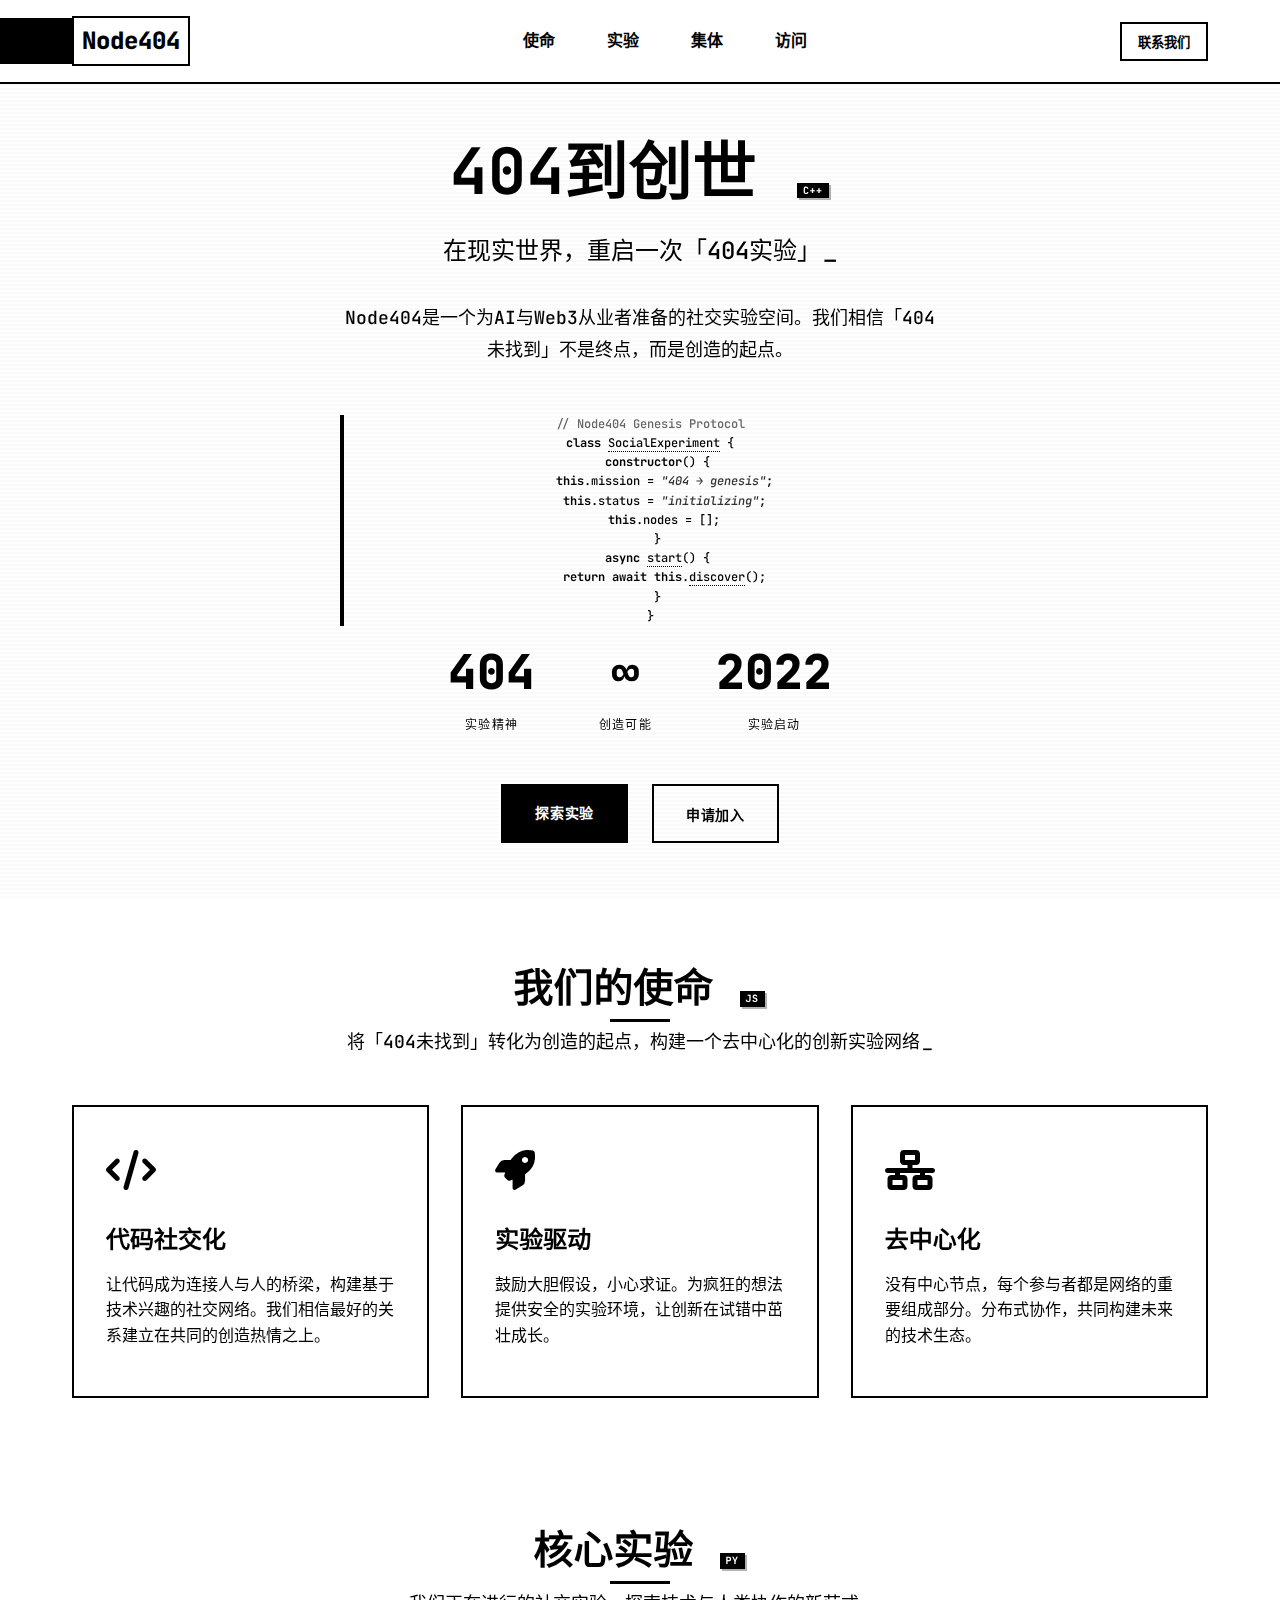
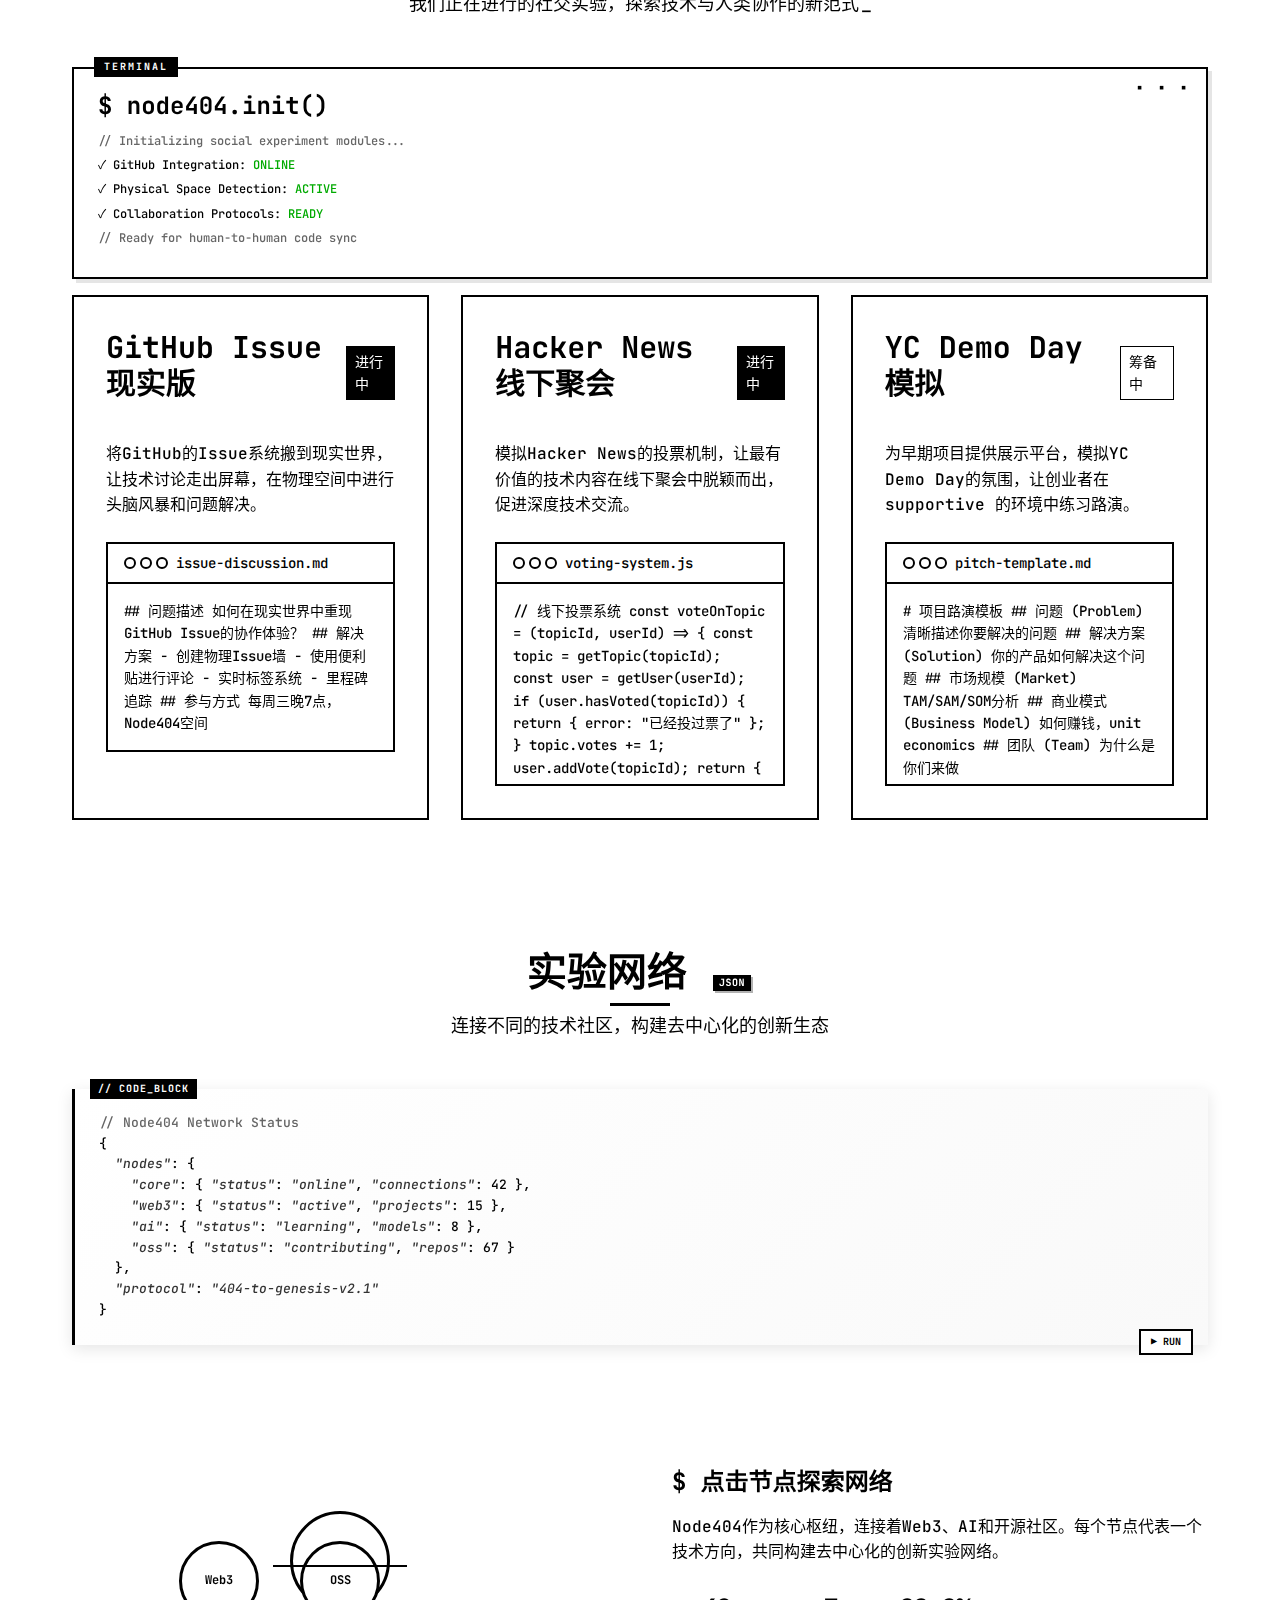
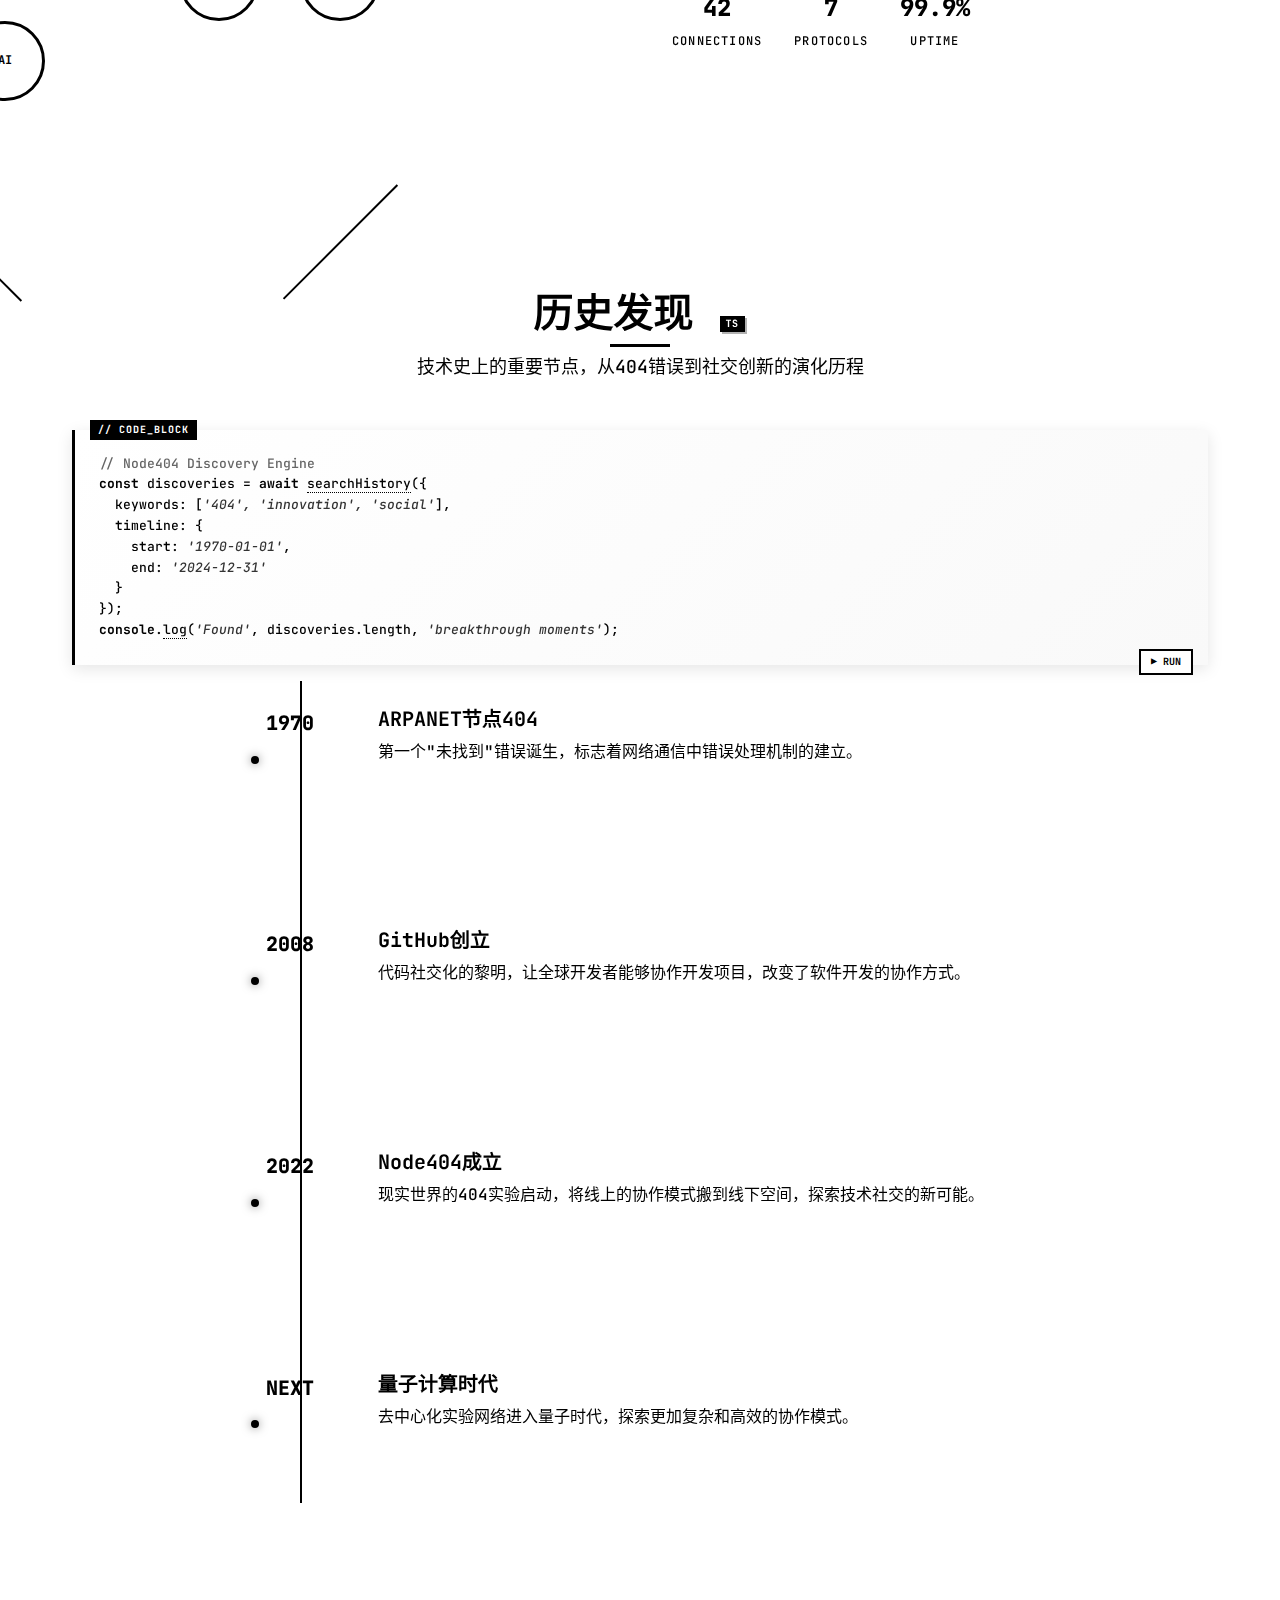
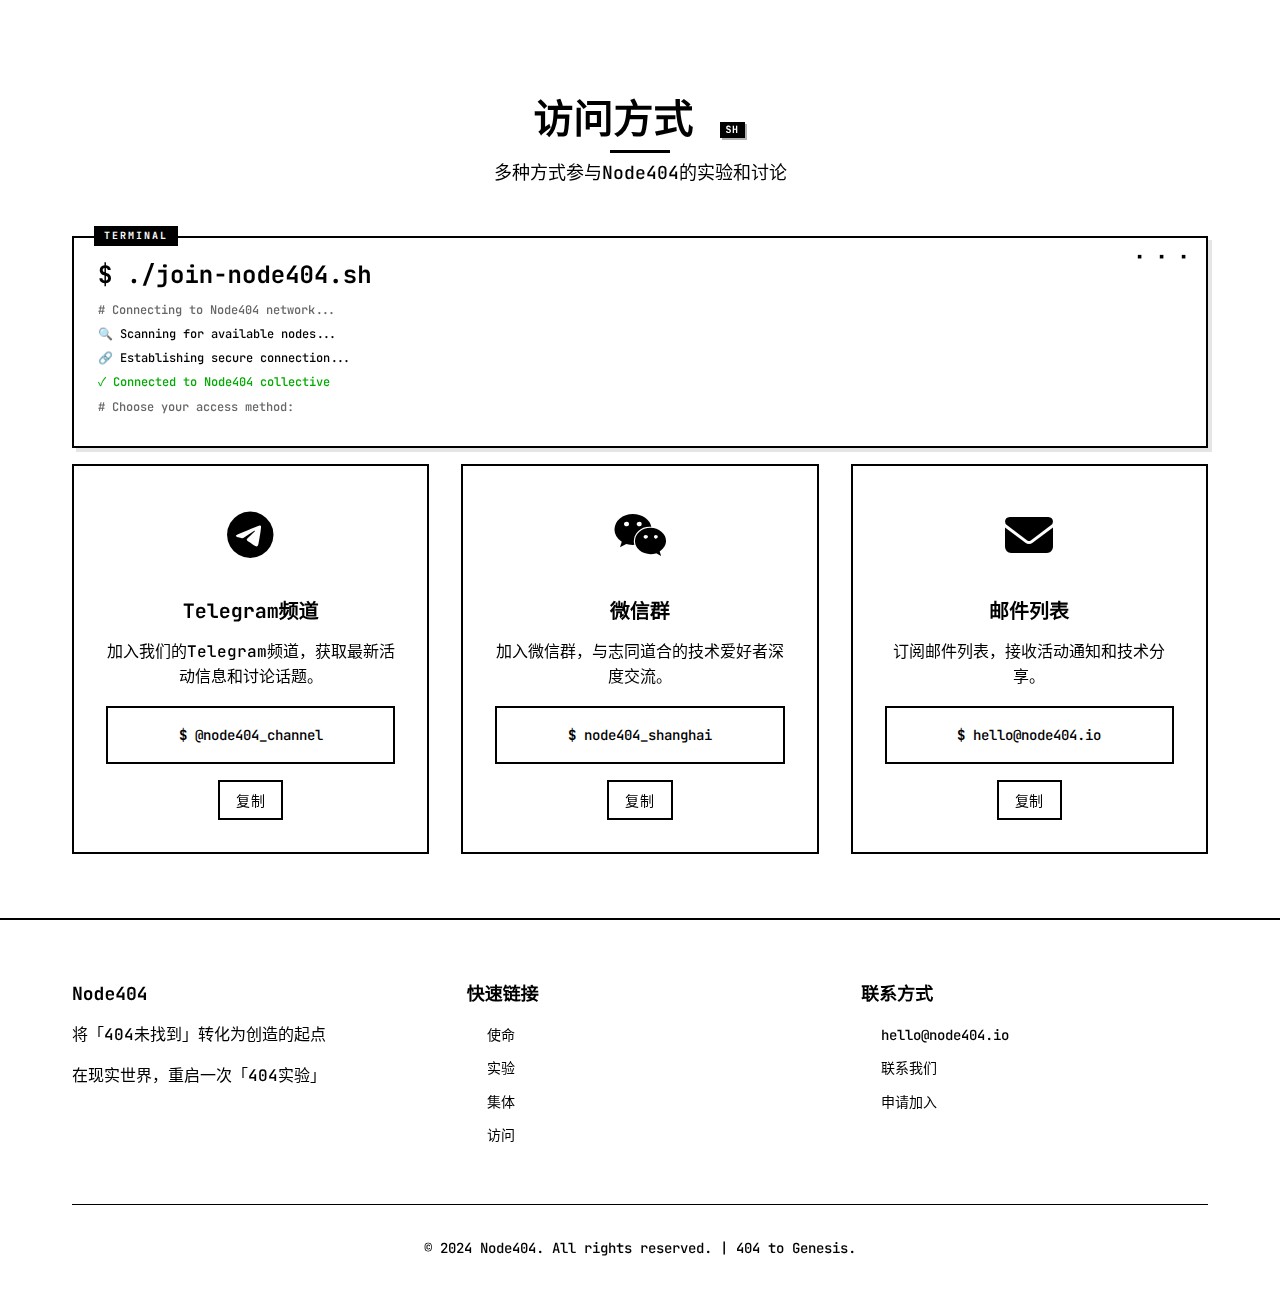
<file: officialwebsite/index.html>
<!DOCTYPE html>
<html lang="zh-CN">
<head>
    <meta charset="UTF-8">
    <meta name="viewport" content="width=device-width, initial-scale=1.0">
    <title>Node404 - 404到创世</title>
    <meta name="description" content="Node404：在现实世界，重启一次“404实验”。一个为AI与Web3从业者准备的社交实验空间。">
    <link rel="stylesheet" href="styles.css">
    <link rel="preconnect" href="https://fonts.googleapis.com">
    <link rel="preconnect" href="https://fonts.gstatic.com" crossorigin>
    <link href="https://fonts.googleapis.com/css2?family=JetBrains+Mono:wght@400;500;600;700;800&display=swap" rel="stylesheet">
    <link rel="stylesheet" href="https://cdnjs.cloudflare.com/ajax/libs/font-awesome/6.4.0/css/all.min.css">
</head>
<body>
    <!-- Navigation -->
    <nav class="navbar" id="navbar">
        <div class="nav-container">
            <div class="nav-logo">
                <a href="#" class="logo-text">Node404</a>
            </div>
            <div class="nav-links">
                <a href="#mission" class="nav-link">使命</a>
                <a href="#experiments" class="nav-link">实验</a>
                <a href="#collective" class="nav-link">集体</a>
                <a href="#access" class="nav-link">访问</a>
            </div>
            <div class="nav-actions">
                <button class="nav-cta" data-modal-target="contact-modal">联系我们</button>
            </div>
        </div>
    </nav>

    <!-- Hero Section -->
    <section class="hero" id="home">
        <div class="hero-content">
            <h1 class="hero-title glitch-text">404到创世 <span class="lang-icon">C++</span></h1>
            <p class="hero-subtitle terminal-text">在现实世界，重启一次「404实验」</p>
            <p class="hero-description">
                Node404是一个为AI与Web3从业者准备的社交实验空间。我们相信「404未找到」不是终点，而是创造的起点。
            </p>
            
            <!-- Hero Code Block -->
            <div class="code-execution">
                <p style="font-family: var(--font-mono); font-size: 12px; margin: 0; line-height: 1.6;">
                    <span style="color: #666;">// Node404 Genesis Protocol</span><br>
                    <span style="color: #000; font-weight: bold;">class</span> <span style="border-bottom: 1px dotted #000;">SocialExperiment</span> {<br>
                    &nbsp;&nbsp;<span style="color: #000; font-weight: bold;">constructor</span>() {<br>
                    &nbsp;&nbsp;&nbsp;&nbsp;<span style="color: #000; font-weight: bold;">this</span>.mission = <span style="color: #333; font-style: italic;">"404 → genesis"</span>;<br>
                    &nbsp;&nbsp;&nbsp;&nbsp;<span style="color: #000; font-weight: bold;">this</span>.status = <span style="color: #333; font-style: italic;">"initializing"</span>;<br>
                    &nbsp;&nbsp;&nbsp;&nbsp;<span style="color: #000; font-weight: bold;">this</span>.nodes = [];<br>
                    &nbsp;&nbsp;}<br>
                    &nbsp;&nbsp;<span style="color: #000; font-weight: bold;">async</span> <span style="border-bottom: 1px dotted #000;">start</span>() {<br>
                    &nbsp;&nbsp;&nbsp;&nbsp;<span style="color: #000; font-weight: bold;">return</span> <span style="color: #000; font-weight: bold;">await</span> <span style="color: #000; font-weight: bold;">this</span>.<span style="border-bottom: 1px dotted #000;">discover</span>();<br>
                    &nbsp;&nbsp;}<br>
                    }
                </p>
            </div>
            <div class="hero-stats">
                <div class="stat-item">
                    <span class="stat-number">404</span>
                    <span class="stat-label">实验精神</span>
                </div>
                <div class="stat-item">
                    <span class="stat-number">∞</span>
                    <span class="stat-label">创造可能</span>
                </div>
                <div class="stat-item">
                    <span class="stat-number">2022</span>
                    <span class="stat-label">实验启动</span>
                </div>
            </div>
            <div class="hero-actions">
                <a href="#experiments" class="btn btn-primary">探索实验</a>
                <button class="btn btn-secondary" data-modal-target="apply-modal">申请加入</button>
            </div>
        </div>
    </section>

    <!-- Mission Section -->
    <section class="mission section" id="mission">
        <div class="container">
            <div class="section-title">
                <h2 class="glitch-text">我们的使命 <span class="lang-icon">JS</span></h2>
                <p class="terminal-text">将「404未找到」转化为创造的起点，构建一个去中心化的创新实验网络</p>
            </div>
            <div class="mission-grid">
                <div class="mission-card">
                    <div class="mission-icon">
                        <i class="fas fa-code"></i>
                    </div>
                    <h3 class="mission-title">代码社交化</h3>
                    <p>让代码成为连接人与人的桥梁，构建基于技术兴趣的社交网络。我们相信最好的关系建立在共同的创造热情之上。</p>
                </div>
                <div class="mission-card">
                    <div class="mission-icon">
                        <i class="fas fa-rocket"></i>
                    </div>
                    <h3 class="mission-title">实验驱动</h3>
                    <p>鼓励大胆假设，小心求证。为疯狂的想法提供安全的实验环境，让创新在试错中茁壮成长。</p>
                </div>
                <div class="mission-card">
                    <div class="mission-icon">
                        <i class="fas fa-network-wired"></i>
                    </div>
                    <h3 class="mission-title">去中心化</h3>
                    <p>没有中心节点，每个参与者都是网络的重要组成部分。分布式协作，共同构建未来的技术生态。</p>
                </div>
            </div>
        </div>
    </section>

    <!-- Experiments Section -->
    <section class="experiments section" id="experiments">
        <div class="container">
            <div class="section-title">
                <h2 class="glitch-text">核心实验 <span class="lang-icon">PY</span></h2>
                <p class="terminal-text">我们正在进行的社交实验，探索技术与人类协作的新范式</p>
            </div>
            
            <!-- Terminal Style Code Block -->
            <div class="terminal-container">
                <h4 style="font-family: var(--font-mono); margin-bottom: 10px;">$ node404.init()</h4>
                <p style="font-family: var(--font-mono); font-size: 12px; margin: 5px 0; color: #666;">// Initializing social experiment modules...</p>
                <p style="font-family: var(--font-mono); font-size: 12px; margin: 5px 0;">✓ GitHub Integration: <span style="color: #0a0;">ONLINE</span></p>
                <p style="font-family: var(--font-mono); font-size: 12px; margin: 5px 0;">✓ Physical Space Detection: <span style="color: #0a0;">ACTIVE</span></p>
                <p style="font-family: var(--font-mono); font-size: 12px; margin: 5px 0;">✓ Collaboration Protocols: <span style="color: #0a0;">READY</span></p>
                <p style="font-family: var(--font-mono); font-size: 12px; margin: 5px 0; color: #666;">// Ready for human-to-human code sync</p>
            </div>
            <div class="experiments-grid">
                <div class="experiment-card">
                    <div class="experiment-header">
                        <h3>GitHub Issue 现实版</h3>
                        <span class="experiment-status active">进行中</span>
                    </div>
                    <p>将GitHub的Issue系统搬到现实世界，让技术讨论走出屏幕，在物理空间中进行头脑风暴和问题解决。</p>
                    <div class="code-window">
                        <div class="code-header">
                            <div class="code-dots">
                                <div class="code-dot"></div>
                                <div class="code-dot"></div>
                                <div class="code-dot"></div>
                            </div>
                            <span>issue-discussion.md</span>
                        </div>
                        <div class="code-content">
## 问题描述
如何在现实世界中重现GitHub Issue的协作体验？

## 解决方案
- 创建物理Issue墙
- 使用便利贴进行评论
- 实时标签系统
- 里程碑追踪

## 参与方式
每周三晚7点，Node404空间
                        </div>
                    </div>
                </div>
                <div class="experiment-card">
                    <div class="experiment-header">
                        <h3>Hacker News 线下聚会</h3>
                        <span class="experiment-status active">进行中</span>
                    </div>
                    <p>模拟Hacker News的投票机制，让最有价值的技术内容在线下聚会中脱颖而出，促进深度技术交流。</p>
                    <div class="code-window">
                        <div class="code-header">
                            <div class="code-dots">
                                <div class="code-dot"></div>
                                <div class="code-dot"></div>
                                <div class="code-dot"></div>
                            </div>
                            <span>voting-system.js</span>
                        </div>
                        <div class="code-content">
// 线下投票系统
const voteOnTopic = (topicId, userId) => {
  const topic = getTopic(topicId);
  const user = getUser(userId);
  
  if (user.hasVoted(topicId)) {
    return { error: "已经投过票了" };
  }
  
  topic.votes += 1;
  user.addVote(topicId);
  
  return { success: true, newScore: topic.votes };
};
                        </div>
                    </div>
                </div>
                <div class="experiment-card">
                    <div class="experiment-header">
                        <h3>YC Demo Day 模拟</h3>
                        <span class="experiment-status">筹备中</span>
                    </div>
                    <p>为早期项目提供展示平台，模拟YC Demo Day的氛围，让创业者在 supportive 的环境中练习路演。</p>
                    <div class="code-window">
                        <div class="code-header">
                            <div class="code-dots">
                                <div class="code-dot"></div>
                                <div class="code-dot"></div>
                                <div class="code-dot"></div>
                            </div>
                            <span>pitch-template.md</span>
                        </div>
                        <div class="code-content">
# 项目路演模板

## 问题 (Problem)
清晰描述你要解决的问题

## 解决方案 (Solution)
你的产品如何解决这个问题

## 市场规模 (Market)
TAM/SAM/SOM分析

## 商业模式 (Business Model)
如何赚钱，unit economics

## 团队 (Team)
为什么是你们来做
                        </div>
                    </div>
                </div>
            </div>
        </div>
    </section>

    <!-- Network Section -->
    <section class="network section" id="collective">
        <div class="container">
            <div class="section-title">
                <h2>实验网络 <span class="lang-icon">JSON</span></h2>
                <p>连接不同的技术社区，构建去中心化的创新生态</p>
            </div>
            
            <!-- Network Status Code -->
            <div class="code-decoration">
                <p style="font-family: var(--font-mono); font-size: 13px; margin: 0; line-height: 1.6;">
                    <span style="color: #666;">// Node404 Network Status</span><br>
                    {<br>
                    &nbsp;&nbsp;<span style="color: #333; font-style: italic;">"nodes"</span>: {<br>
                    &nbsp;&nbsp;&nbsp;&nbsp;<span style="color: #333; font-style: italic;">"core"</span>: { <span style="color: #333; font-style: italic;">"status"</span>: <span style="color: #333; font-style: italic;">"online"</span>, <span style="color: #333; font-style: italic;">"connections"</span>: 42 },<br>
                    &nbsp;&nbsp;&nbsp;&nbsp;<span style="color: #333; font-style: italic;">"web3"</span>: { <span style="color: #333; font-style: italic;">"status"</span>: <span style="color: #333; font-style: italic;">"active"</span>, <span style="color: #333; font-style: italic;">"projects"</span>: 15 },<br>
                    &nbsp;&nbsp;&nbsp;&nbsp;<span style="color: #333; font-style: italic;">"ai"</span>: { <span style="color: #333; font-style: italic;">"status"</span>: <span style="color: #333; font-style: italic;">"learning"</span>, <span style="color: #333; font-style: italic;">"models"</span>: 8 },<br>
                    &nbsp;&nbsp;&nbsp;&nbsp;<span style="color: #333; font-style: italic;">"oss"</span>: { <span style="color: #333; font-style: italic;">"status"</span>: <span style="color: #333; font-style: italic;">"contributing"</span>, <span style="color: #333; font-style: italic;">"repos"</span>: 67 }<br>
                    &nbsp;&nbsp;},<br>
                    &nbsp;&nbsp;<span style="color: #333; font-style: italic;">"protocol"</span>: <span style="color: #333; font-style: italic;">"404-to-genesis-v2.1"</span><br>
                    }
                </p>
            </div>
            <div class="network-container">
                <div class="network-nodes">
                    <div class="node" id="central-node">Core</div>
                    <div class="node" id="web3-node">Web3</div>
                    <div class="node" id="ai-node">AI</div>
                    <div class="node" id="oss-node">OSS</div>
                    <div class="connection connection-1"></div>
                    <div class="connection connection-2"></div>
                    <div class="connection connection-3"></div>
                </div>
                <div class="network-info">
                    <div class="network-info-content">
                        <h3>点击节点探索网络</h3>
                        <p>Node404作为核心枢纽，连接着Web3、AI和开源社区。每个节点代表一个技术方向，共同构建去中心化的创新实验网络。</p>
                        <div class="node-stats">
                            <div class="stat">
                                <span class="stat-value">42</span>
                                <span class="stat-label">CONNECTIONS</span>
                            </div>
                            <div class="stat">
                                <span class="stat-value">7</span>
                                <span class="stat-label">PROTOCOLS</span>
                            </div>
                            <div class="stat">
                                <span class="stat-value">99.9%</span>
                                <span class="stat-label">UPTIME</span>
                            </div>
                        </div>
                    </div>
                </div>
            </div>
        </div>
    </section>

    <!-- Discovery Section -->
    <section class="discovery section">
        <div class="container">
            <div class="section-title">
                <h2>历史发现 <span class="lang-icon">TS</span></h2>
                <p>技术史上的重要节点，从404错误到社交创新的演化历程</p>
            </div>
            
            <!-- Code Execution Block -->
            <div class="code-decoration">
                <p style="font-family: var(--font-mono); font-size: 13px; margin: 0; line-height: 1.6;">
                    <span style="color: #666;">// Node404 Discovery Engine</span><br>
                    <span style="color: #000; font-weight: bold;">const</span> discoveries = <span style="color: #000; font-weight: bold;">await</span> <span style="border-bottom: 1px dotted #000;">searchHistory</span>({<br>
                    &nbsp;&nbsp;keywords: [<span style="color: #333; font-style: italic;">'404', 'innovation', 'social'</span>],<br>
                    &nbsp;&nbsp;timeline: {<br>
                    &nbsp;&nbsp;&nbsp;&nbsp;start: <span style="color: #333; font-style: italic;">'1970-01-01'</span>,<br>
                    &nbsp;&nbsp;&nbsp;&nbsp;end: <span style="color: #333; font-style: italic;">'2024-12-31'</span><br>
                    &nbsp;&nbsp;}<br>
                    });<br>
                    <span style="color: #000; font-weight: bold;">console</span>.<span style="border-bottom: 1px dotted #000;">log</span>(<span style="color: #333; font-style: italic;">'Found'</span>, discoveries.length, <span style="color: #333; font-style: italic;">'breakthrough moments'</span>);
                </p>
            </div>
            <div class="discovery-timeline">
                <div class="discovery-item" data-year="1970">
                    <div class="discovery-year">1970</div>
                    <div class="discovery-content">
                        <h3>ARPANET节点404</h3>
                        <p>第一个"未找到"错误诞生，标志着网络通信中错误处理机制的建立。</p>
                        <div class="discovery-secret">
                            ARPANET节点404：第一个"未找到"错误诞生 - 这是网络历史上第一个404错误，从此"404 Not Found"成为互联网文化的一部分。
                        </div>
                    </div>
                </div>
                <div class="discovery-item" data-year="2008">
                    <div class="discovery-year">2008</div>
                    <div class="discovery-content">
                        <h3>GitHub创立</h3>
                        <p>代码社交化的黎明，让全球开发者能够协作开发项目，改变了软件开发的协作方式。</p>
                        <div class="discovery-secret">
                            GitHub创立：代码社交化的黎明 - "Social coding"概念诞生，pull request成为新的协作方式，开源文化进入新纪元。
                        </div>
                    </div>
                </div>
                <div class="discovery-item" data-year="2022">
                    <div class="discovery-year">2022</div>
                    <div class="discovery-content">
                        <h3>Node404成立</h3>
                        <p>现实世界的404实验启动，将线上的协作模式搬到线下空间，探索技术社交的新可能。</p>
                        <div class="discovery-secret">
                            Node404成立：现实世界的404实验启动 - "404 to genesis"理念诞生，将虚拟世界的协作模式实体化，创造全新的技术社交体验。
                        </div>
                    </div>
                </div>
                <div class="discovery-item" data-year="NEXT">
                    <div class="discovery-year">NEXT</div>
                    <div class="discovery-content">
                        <h3>量子计算时代</h3>
                        <p>去中心化实验网络进入量子时代，探索更加复杂和高效的协作模式。</p>
                        <div class="discovery-secret">
                            量子计算时代的去中心化实验网络 - 利用量子纠缠原理构建超高速、超安全的分布式协作网络，实现真正意义上的"瞬间同步"。
                        </div>
                    </div>
                </div>
            </div>
        </div>
    </section>

    <!-- Access Section -->
    <section class="access section" id="access">
        <div class="container">
            <div class="section-title">
                <h2>访问方式 <span class="lang-icon">SH</span></h2>
                <p>多种方式参与Node404的实验和讨论</p>
            </div>
            
            <!-- Terminal Access Code -->
            <div class="terminal-container">
                <h4 style="font-family: var(--font-mono); margin-bottom: 10px;">$ ./join-node404.sh</h4>
                <p style="font-family: var(--font-mono); font-size: 12px; margin: 5px 0; color: #666;"># Connecting to Node404 network...</p>
                <p style="font-family: var(--font-mono); font-size: 12px; margin: 5px 0;">🔍 Scanning for available nodes...</p>
                <p style="font-family: var(--font-mono); font-size: 12px; margin: 5px 0;">🔗 Establishing secure connection...</p>
                <p style="font-family: var(--font-mono); font-size: 12px; margin: 5px 0; color: #0a0;">✓ Connected to Node404 collective</p>
                <p style="font-family: var(--font-mono); font-size: 12px; margin: 5px 0; color: #666;"># Choose your access method:</p>
            </div>
            <div class="access-methods">
                <div class="access-card">
                    <div class="access-icon">
                        <i class="fab fa-telegram"></i>
                    </div>
                    <h3 class="access-title">Telegram频道</h3>
                    <p>加入我们的Telegram频道，获取最新活动信息和讨论话题。</p>
                    <div class="contact-code" id="telegram-code">@node404_channel</div>
                    <button class="copy-btn" data-target="telegram-code">复制</button>
                </div>
                <div class="access-card">
                    <div class="access-icon">
                        <i class="fab fa-weixin"></i>
                    </div>
                    <h3 class="access-title">微信群</h3>
                    <p>加入微信群，与志同道合的技术爱好者深度交流。</p>
                    <div class="contact-code" id="wechat-code">node404_shanghai</div>
                    <button class="copy-btn" data-target="wechat-code">复制</button>
                </div>
                <div class="access-card">
                    <div class="access-icon">
                        <i class="fas fa-envelope"></i>
                    </div>
                    <h3 class="access-title">邮件列表</h3>
                    <p>订阅邮件列表，接收活动通知和技术分享。</p>
                    <div class="contact-code" id="email-code">hello@node404.io</div>
                    <button class="copy-btn" data-target="email-code">复制</button>
                </div>
            </div>
        </div>
    </section>

    <!-- Footer -->
    <footer class="footer">
        <div class="container">
            <div class="footer-content">
                <div class="footer-section">
                    <h3>Node404</h3>
                    <p>将「404未找到」转化为创造的起点</p>
                    <p class="text-muted">在现实世界，重启一次「404实验」</p>
                </div>
                <div class="footer-section">
                    <h3>快速链接</h3>
                    <ul class="footer-links">
                        <li><a href="#mission">使命</a></li>
                        <li><a href="#experiments">实验</a></li>
                        <li><a href="#collective">集体</a></li>
                        <li><a href="#access">访问</a></li>
                    </ul>
                </div>
                <div class="footer-section">
                    <h3>联系方式</h3>
                    <ul class="footer-links">
                        <li><a href="mailto:hello@node404.io">hello@node404.io</a></li>
                        <li><a href="#" data-modal-target="contact-modal">联系我们</a></li>
                        <li><a href="#" data-modal-target="apply-modal">申请加入</a></li>
                    </ul>
                </div>
            </div>
            <div class="footer-bottom">
                <p>&copy; 2024 Node404. All rights reserved. | 404 to Genesis.</p>
            </div>
        </div>
    </footer>

    <!-- Contact Modal -->
    <div class="modal" id="contact-modal">
        <div class="modal-content">
            <div class="modal-header">
                <h2 class="modal-title">联系我们</h2>
                <button class="close">&times;</button>
            </div>
            <form id="contact-form">
                <div class="form-group">
                    <label for="contact-name">姓名</label>
                    <input type="text" id="contact-name" name="name" required>
                </div>
                <div class="form-group">
                    <label for="contact-email">邮箱</label>
                    <input type="email" id="contact-email" name="email" required>
                </div>
                <div class="form-group">
                    <label for="contact-message">留言</label>
                    <textarea id="contact-message" name="message" rows="4" required></textarea>
                </div>
                <div class="form-actions">
                    <button type="button" class="btn btn-secondary close">取消</button>
                    <button type="submit" class="btn btn-primary">发送</button>
                </div>
            </form>
        </div>
    </div>

    <!-- Apply Modal -->
    <div class="modal" id="apply-modal">
        <div class="modal-content">
            <div class="modal-header">
                <h2 class="modal-title">申请加入</h2>
                <button class="close">&times;</button>
            </div>
            <form id="apply-form">
                <div class="form-group">
                    <label for="apply-name">姓名</label>
                    <input type="text" id="apply-name" name="name" required>
                </div>
                <div class="form-group">
                    <label for="apply-email">邮箱</label>
                    <input type="email" id="apply-email" name="email" required>
                </div>
                <div class="form-group">
                    <label for="apply-background">技术背景</label>
                    <textarea id="apply-background" name="background" rows="3" placeholder="简单介绍你的技术背景和兴趣方向" required></textarea>
                </div>
                <div class="form-group">
                    <label for="apply-interest">参与兴趣</label>
                    <textarea id="apply-interest" name="interest" rows="3" placeholder="你对哪些实验最感兴趣？希望如何参与？" required></textarea>
                </div>
                <div class="form-actions">
                    <button type="button" class="btn btn-secondary close">取消</button>
                    <button type="submit" class="btn btn-primary">提交申请</button>
                </div>
            </form>
        </div>
    </div>

    <script src="script.js"></script>
</body>
</html>
</file>
<file: officialwebsite/styles.css>
/* ==========================================
   Node404 - Hacker Level Monochrome Style
   Terminal effects, glitches, and mystery elements
   Maintaining black/white配色 but adding cool interactions
   ========================================== */

/* Subtle Binary Pattern Background for Mystery */
body {
  background: #ffffff;
  background-image: 
    radial-gradient(circle at 15% 25%, rgba(0,0,0,0.015) 1px, transparent 1px),
    radial-gradient(circle at 85% 75%, rgba(0,0,0,0.015) 1px, transparent 1px);
  background-size: 35px 35px, 20px 20px;
  animation: subtle-pattern-shift 25s infinite linear;
  position: relative;
}

body::before {
  content: '';
  position: fixed;
  top: 0;
  left: 0;
  width: 100%;
  height: 100%;
  background: repeating-linear-gradient(
    0deg,
    transparent,
    transparent 2px,
    rgba(0,0,0,0.008) 2px,
    rgba(0,0,0,0.008) 4px
  );
  pointer-events: none;
  z-index: 0;
}

@keyframes subtle-pattern-shift {
  0% { background-position: 0 0, 0 0; }
  100% { background-position: 35px 35px, 20px 20px; }
}

/* Enhanced Terminal Cursor Blink */
@keyframes blink {
  0%, 49% { opacity: 1; }
  50%, 100% { opacity: 0; }
}

/* Code Block Decorations */
.code-decoration {
  position: relative;
  border-left: 3px solid #000;
  background: linear-gradient(135deg, #ffffff 0%, #f9f9f9 100%);
  padding: 1.5rem;
  margin: 1rem 0;
  font-family: var(--font-mono);
  box-shadow: 0 4px 15px rgba(0,0,0,0.1);
}

.code-decoration::before {
  content: '// CODE_BLOCK';
  position: absolute;
  top: -10px;
  left: 15px;
  background: #000;
  color: #fff;
  padding: 2px 8px;
  font-size: 10px;
  font-weight: bold;
  letter-spacing: 1px;
}

.code-decoration::after {
  content: '▶ RUN';
  position: absolute;
  bottom: -10px;
  right: 15px;
  background: #fff;
  color: #000;
  border: 2px solid #000;
  padding: 3px 10px;
  font-size: 10px;
  font-weight: bold;
  cursor: pointer;
  transition: all 0.3s ease;
}

.code-decoration:hover::after {
  background: #000;
  color: #fff;
  transform: scale(1.05);
}

/* Mysterious Glow Effects */
@keyframes mystery-glow {
  0%, 100% { 
    box-shadow: 0 0 5px rgba(0,0,0,0.1);
    filter: brightness(1);
  }
  50% { 
    box-shadow: 0 0 15px rgba(0,0,0,0.2);
    filter: brightness(1.05);
  }
}

/* Navigation Pulse Animation */
@keyframes nav-pulse {
  0%, 100% { opacity: 1; }
  50% { opacity: 0.5; }
}

/* Button Mystery Pulse */
@keyframes btn-mystery-pulse {
  0%, 100% { 
    box-shadow: 0 8px 25px rgba(0,0,0,0.15);
  }
  50% { 
    box-shadow: 0 8px 25px rgba(0,0,0,0.25), 0 0 20px rgba(0,0,0,0.1);
  }
}

/* Programming Flow Animation */
@keyframes code-flow {
  0% { 
    transform: translateX(-100%);
    opacity: 0;
  }
  10% {
    opacity: 1;
  }
  90% {
    opacity: 1;
  }
  100% { 
    transform: translateX(100%);
    opacity: 0;
  }
}

/* Function Execution Pulse */
@keyframes function-pulse {
  0% { 
    border-left: 3px solid #000;
    background: rgba(0,0,0,0.02);
  }
  50% { 
    border-left: 3px solid #333;
    background: rgba(0,0,0,0.05);
  }
  100% { 
    border-left: 3px solid #000;
    background: rgba(0,0,0,0.02);
  }
}

/* Matrix Code Rain Effect */
@keyframes matrix-rain {
  0% {
    transform: translateY(-100vh);
    opacity: 0;
  }
  10% {
    opacity: 1;
  }
  90% {
    opacity: 1;
  }
  100% {
    transform: translateY(100vh);
    opacity: 0;
  }
}

/* Floating Code Snippets */
.floating-code {
  animation: code-float 4s ease-in-out infinite;
  box-shadow: 0 4px 20px rgba(0,0,0,0.15) !important;
  border: 1px solid #000 !important;
  background: rgba(255,255,255,0.95) !important;
  backdrop-filter: blur(2px);
}

@keyframes code-float {
  0%, 100% { 
    transform: translateY(0px) rotate(0deg);
    box-shadow: 0 4px 20px rgba(0,0,0,0.15);
  }
  25% { 
    transform: translateY(-10px) rotate(1deg);
    box-shadow: 0 8px 25px rgba(0,0,0,0.2);
  }
  75% { 
    transform: translateY(-5px) rotate(-1deg);
    box-shadow: 0 6px 22px rgba(0,0,0,0.18);
  }
}

/* Code Rain Drops */
.code-rain-drop {
  animation: code-fall 3s linear infinite;
  font-weight: 600 !important;
  text-shadow: 1px 1px 2px rgba(0,0,0,0.1);
}

@keyframes code-fall {
  0% {
    transform: translateY(-50px) rotate(0deg);
    opacity: 0;
  }
  10% {
    opacity: 0.8;
  }
  90% {
    opacity: 0.8;
  }
  100% {
    transform: translateY(calc(100vh + 50px)) rotate(5deg);
    opacity: 0;
  }
}

/* Programming Language Icons */
.lang-icon {
  display: inline-block;
  font-family: 'JetBrains Mono', monospace;
  font-size: 10px;
  background: #000;
  color: #fff;
  padding: 2px 6px;
  border-radius: 0;
  margin: 0 2px;
  font-weight: bold;
  letter-spacing: 0.5px;
  box-shadow: 2px 2px 0 rgba(0,0,0,0.3);
  transition: all 0.2s ease;
}

.lang-icon:hover {
  transform: translate(-1px, -1px);
  box-shadow: 3px 3px 0 rgba(0,0,0,0.3);
}

/* Terminal Style Containers */
.terminal-container {
  border: 2px solid #000;
  background: rgba(255,255,255,0.9);
  padding: 1.5rem;
  margin: 1rem 0;
  position: relative;
  box-shadow: 4px 4px 0 rgba(0,0,0,0.1);
}

.terminal-container::before {
  content: 'TERMINAL';
  position: absolute;
  top: -12px;
  left: 20px;
  background: #000;
  color: #fff;
  padding: 2px 10px;
  font-size: 10px;
  font-weight: bold;
  letter-spacing: 2px;
}

.terminal-container::after {
  content: '▪ ▪ ▪';
  position: absolute;
  top: 10px;
  right: 15px;
  color: #000;
  font-size: 12px;
  letter-spacing: 4px;
}

/* Advanced Code Compilation Effect */
.code-compilation {
  position: relative;
  overflow: hidden;
}

.code-compilation::before {
  content: '';
  position: absolute;
  top: 0;
  left: -100%;
  width: 100%;
  height: 100%;
  background: linear-gradient(90deg, 
    transparent 0%, 
    rgba(0,0,0,0.1) 50%, 
    transparent 100%);
  animation: compile-scan 2s infinite;
}

@keyframes compile-scan {
  0% { left: -100%; }
  100% { left: 100%; }
}

/* Memory Usage Display */
.memory-indicator {
  position: fixed;
  bottom: 20px;
  right: 20px;
  background: rgba(0,0,0,0.9);
  color: #fff;
  padding: 8px 12px;
  font-family: 'JetBrains Mono', monospace;
  font-size: 10px;
  border: 1px solid #000;
  z-index: 1000;
  animation: memory-pulse 3s infinite;
}

.memory-indicator::before {
  content: 'MEM: ';
  color: #0f0;
}

@keyframes memory-pulse {
  0%, 100% { opacity: 0.7; }
  50% { opacity: 1; }
}

/* Advanced Hacker Effects */
.hacker-matrix-bg {
  position: fixed;
  top: 0;
  left: 0;
  width: 100%;
  height: 100%;
  pointer-events: none;
  z-index: -1;
  opacity: 0.02;
  background: 
    repeating-linear-gradient(
      0deg,
      transparent,
      transparent 20px,
      rgba(0,0,0,0.01) 20px,
      rgba(0,0,0,0.01) 21px
    ),
    repeating-linear-gradient(
      90deg,
      transparent,
      transparent 20px,
      rgba(0,0,0,0.01) 20px,
      rgba(0,0,0,0.01) 21px
    );
  animation: matrix-bg-shift 30s infinite linear;
}

@keyframes matrix-bg-shift {
  0% { transform: translate(0, 0); }
  100% { transform: translate(20px, 20px); }
}

/* Code Execution Pulse */
.code-execution {
  animation: execute-pulse 1.5s infinite;
  border-left: 4px solid #000;
  padding-left: 1rem;
  margin: 0.5rem 0;
}

@keyframes execute-pulse {
  0%, 100% { 
    border-left-color: #000;
    background: rgba(0,0,0,0.02);
  }
  50% { 
    border-left-color: #333;
    background: rgba(0,0,0,0.05);
  }
}

/* Syntax Highlighting for Monochrome */
.syntax-keyword { font-weight: bold; text-transform: uppercase; }
.syntax-string { font-style: italic; position: relative; }
.syntax-string::before { content: '"'; }
.syntax-string::after { content: '"'; }
.syntax-comment { color: #666; font-style: italic; }
.syntax-function { border-bottom: 1px dotted #000; }
.syntax-number { font-weight: 600; }

/* Hacker Typing Effect */
.hacker-typing {
  box-shadow: 0 2px 15px rgba(0,0,0,0.2) !important;
  border: 1px solid #000 !important;
  background: rgba(255,255,255,0.98) !important;
  backdrop-filter: blur(3px);
}

/* Code Decryption Effect */
.code-decryption {
  font-family: 'JetBrains Mono', monospace !important;
  background: rgba(0,0,0,0.08) !important;
  border-left: 3px solid #000 !important;
  box-shadow: 2px 2px 10px rgba(0,0,0,0.1) !important;
  letter-spacing: 1px;
  font-weight: 600;
}

/* Matrix Grid Overlay */
.matrix-grid-overlay {
  position: fixed;
  top: 0;
  left: 0;
  width: 100%;
  height: 100%;
  pointer-events: none;
  z-index: 0;
  opacity: 0.03;
  background-image: 
    linear-gradient(rgba(0,0,0,0.1) 1px, transparent 1px),
    linear-gradient(90deg, rgba(0,0,0,0.1) 1px, transparent 1px);
  background-size: 50px 50px;
  animation: matrix-grid-shift 40s infinite linear;
}

@keyframes matrix-grid-shift {
  0% { transform: translate(0, 0); }
  100% { transform: translate(50px, 50px); }
}

/* Quantum Code Particles */
.quantum-particle {
  position: fixed;
  width: 2px;
  height: 2px;
  background: #000;
  border-radius: 50%;
  pointer-events: none;
  z-index: 300;
  animation: quantum-float 8s infinite ease-in-out;
}

@keyframes quantum-float {
  0%, 100% { 
    transform: translateY(0px) scale(1);
    opacity: 0.7;
  }
  25% { 
    transform: translateY(-20px) scale(1.2);
    opacity: 1;
  }
  50% { 
    transform: translateY(-10px) scale(0.8);
    opacity: 0.5;
  }
  75% { 
    transform: translateY(-30px) scale(1.1);
    opacity: 0.9;
  }
}

/* Reset and Base Styles */
* {
  margin: 0;
  padding: 0;
  box-sizing: border-box;
}

:root {
  /* Pure Black and White Only - No Gray */
  --bg-primary: #ffffff;
  --bg-secondary: #ffffff;
  --bg-tertiary: #ffffff;
  --text-primary: #000000;
  --text-secondary: #000000;
  --text-muted: #000000;
  --border-primary: #000000;
  --border-secondary: #000000;
  --accent-primary: #000000;
  --accent-secondary: #000000;
  
  /* Typography */
  --font-mono: 'JetBrains Mono', 'SF Mono', Monaco, 'Cascadia Code', 'Roboto Mono', Consolas, 'Courier New', monospace;
  --font-sans: -apple-system, BlinkMacSystemFont, 'Segoe UI', Roboto, 'Helvetica Neue', Arial, sans-serif;
  
  /* Spacing */
  --space-xs: 0.25rem;
  --space-sm: 0.5rem;
  --space-md: 1rem;
  --space-lg: 1.5rem;
  --space-xl: 2rem;
  --space-2xl: 3rem;
  --space-3xl: 4rem;
  
  /* Layout */
  --max-width: 1200px;
  --border-radius: 0;
  --transition: all 0.3s cubic-bezier(0.4, 0, 0.2, 1);
  
  /* Pure Hacker Effects */
  --glitch-intensity: 6px;
  --scanline-opacity: 0.3;
  --terminal-glow: 0 0 30px #000000;
  --hacker-pulse: 0 0 40px #000000;
}

html {
  scroll-behavior: smooth;
  font-size: 16px;
  overflow-x: hidden;
}

body {
  font-family: var(--font-mono);
  background-color: #ffffff;
  color: #000000;
  line-height: 1.6;
  position: relative;
  font-weight: 500;
  letter-spacing: 0;
}

/* Enhanced Geek Style with Mystery */
body {
  background: #ffffff;
  color: #000000;
  position: relative;
}

/* Subtle binary pattern overlay */
body::before {
  content: '';
  position: fixed;
  top: 0;
  left: 0;
  width: 100%;
  height: 100%;
  background-image: 
    repeating-linear-gradient(
      0deg,
      transparent,
      transparent 2px,
      rgba(0,0,0,0.02) 2px,
      rgba(0,0,0,0.02) 4px
    );
  pointer-events: none;
  z-index: 1;
}

/* Subtle binary rain for mystery */
.binary-rain {
  position: fixed;
  top: 0;
  left: 0;
  width: 100%;
  height: 100%;
  pointer-events: none;
  z-index: 2;
  opacity: 0.03;
}

.binary-char {
  position: absolute;
  font-family: var(--font-mono);
  font-size: 10px;
  color: #000000;
  animation: fall linear infinite;
}

@keyframes fall {
  0% {
    transform: translateY(-100vh);
    opacity: 0;
  }
  10% {
    opacity: 1;
  }
  90% {
    opacity: 1;
  }
  100% {
    transform: translateY(100vh);
    opacity: 0;
  }
}

/* Glitch Effect */


.glitch {
  position: relative;
}







/* Typography */
h1, h2, h3, h4, h5, h6 {
  font-family: var(--font-mono);
  font-weight: 700;
  line-height: 1.2;
  margin-bottom: var(--space-md);
  position: relative;
  color: #000000;
  text-rendering: geometricPrecision;
}

h1 { font-size: clamp(2.5rem, 5vw, 4rem); }
h2 { font-size: clamp(1.8rem, 4vw, 2.5rem); }
h3 { font-size: clamp(1.4rem, 3vw, 1.875rem); }
h4 { font-size: clamp(1.2rem, 2.5vw, 1.5rem); }
h5 { font-size: clamp(1.1rem, 2vw, 1.25rem); }
h6 { font-size: clamp(1rem, 1.5vw, 1.125rem); }

p {
  margin-bottom: var(--space-md);
  color: var(--text-secondary);
}

.text-muted {
  color: var(--text-muted);
}

.text-mono {
  font-family: var(--font-mono);
}



/* Terminal Cursor Effect */
.terminal-cursor {
  display: inline-block;
  width: 2px;
  height: 1em;
  background: var(--text-primary);

  margin-left: 2px;
}

@keyframes blink {
  0%, 50% { opacity: 1; }
  51%, 100% { opacity: 0; }
}

/* Layout Components */
.container {
  max-width: var(--max-width);
  margin: 0 auto;
  padding: 0 var(--space-xl);
  position: relative;
  z-index: 10;
}

.section {
  padding: var(--space-3xl) 0;
  position: relative;
}

.section-title {
  text-align: center;
  margin-bottom: var(--space-2xl);
  position: relative;
}

.section-title h2 {
  font-weight: 800;
  margin-bottom: var(--space-md);
  position: relative;
  display: inline-block;
}

.section-title h2::after {
  content: '';
  position: absolute;
  bottom: -10px;
  left: 50%;
  transform: translateX(-50%);
  width: 60px;
  height: 3px;
  background: var(--text-primary);

}

@keyframes typewriter {
  0% { width: 0; }
  100% { width: 60px; }
}

.section-title p {
  font-size: 1.125rem;
  color: var(--text-muted);
  max-width: 600px;
  margin: 0 auto;
  font-family: var(--font-mono);
}

/* Enhanced Geek Navigation */
.navbar {
  position: fixed;
  top: 0;
  left: 0;
  right: 0;
  background: #ffffff;
  backdrop-filter: none;
  border-bottom: 2px solid var(--border-primary);
  z-index: 1000;
  padding: var(--space-md) 0;
  transition: var(--transition);
}



@keyframes scan {
  0% { left: -100%; }
  100% { left: 100%; }
}

.nav-container {
  max-width: var(--max-width);
  margin: 0 auto;
  padding: 0 var(--space-xl);
  display: flex;
  justify-content: space-between;
  align-items: center;
}

.nav-logo {
  display: flex;
  align-items: center;
  position: relative;
}

.logo-text {
  font-family: var(--font-mono);
  font-size: 1.5rem;
  font-weight: 800;
  color: #000000;
  text-decoration: none;
  border: 2px solid #000000;
  padding: var(--space-xs) var(--space-sm);
  transition: all 0.2s ease;
  position: relative;
  background: #ffffff;
}

.logo-text:hover {
  background: #000000;
  color: #ffffff;
  box-shadow: 0 0 0 2px #ffffff, 0 0 0 4px #000000;
}

.logo-text::before {
  content: '';
  position: absolute;
  top: 0;
  left: -100%;
  width: 100%;
  height: 100%;
  background: var(--text-primary);
  transition: var(--transition);
  z-index: -1;
}

.logo-text:hover::before {
  left: 0;
}

.logo-text:hover {
  color: var(--bg-primary);
  transform: translateY(-2px);
  box-shadow: none;
}

.nav-links {
  display: flex;
  gap: var(--space-xl);
}

.nav-link {
  font-family: var(--font-mono);
  color: #000000;
  text-decoration: none;
  font-weight: 600;
  transition: all 0.2s ease;
  position: relative;
  padding: var(--space-sm) 0;
  border-bottom: 1px solid transparent;
}

.nav-link:hover {
  color: #000000;
  border-bottom-color: #000000;
  text-shadow: 0 0 10px rgba(0,0,0,0.3);
}

.nav-link::before {
  content: '> ';
  opacity: 0;
  transition: var(--transition);
  position: relative;
  z-index: 2;
}

.nav-link:hover::before {
  opacity: 1;
  animation: nav-pulse 1.5s infinite;
}

.nav-link:hover {
  color: var(--text-primary);
  transform: translateX(5px);
  background: linear-gradient(90deg, transparent 0%, rgba(0,0,0,0.02) 50%, transparent 100%);
}

.nav-link::after {
  content: '';
  position: absolute;
  bottom: 0;
  left: 0;
  width: 0;
  height: 2px;
  background: var(--text-primary);
  transition: var(--transition);
}

.nav-link:hover::after {
  width: 100%;
}

.nav-cta {
  font-family: var(--font-mono);
  background: transparent;
  color: var(--text-primary);
  border: 2px solid var(--text-primary);
  padding: var(--space-sm) var(--space-md);
  font-weight: 700;
  cursor: pointer;
  transition: var(--transition);
  position: relative;
  overflow: hidden;
}

.nav-cta::before {
  content: '';
  position: absolute;
  top: 0;
  left: -100%;
  width: 100%;
  height: 100%;
  background: var(--text-primary);
  transition: var(--transition);
  z-index: -1;
}

.nav-cta:hover::before {
  left: 0;
}

.nav-cta:hover {
  color: var(--bg-primary);
  transform: translateY(-2px);
  box-shadow: 0 0 30px #000000;
}

/* Clean Hero Section */
.hero {
  min-height: 100vh;
  display: flex;
  align-items: center;
  justify-content: center;
  position: relative;
  padding-top: 80px;
  background: #ffffff;
}

.hero-content {
  text-align: center;
  max-width: 800px;
  padding: var(--space-xl);
  position: relative;
  z-index: 10;
}

.hero-title {
  font-weight: 700;
  margin-bottom: var(--space-lg);
  font-family: var(--font-mono);
  line-height: 1.1;
  position: relative;

  color: #000000;
  text-rendering: geometricPrecision;
}



@keyframes fadeInUp {
  from {
    opacity: 0;
    transform: translateY(30px);
  }
  to {
    opacity: 1;
    transform: translateY(0);
  }
}

.hero-subtitle {
  font-size: 1.5rem;
  color: var(--text-secondary);
  margin-bottom: var(--space-xl);
  font-weight: 500;
  font-family: var(--font-mono);

  position: relative;
}

.hero-description {
  font-size: 1.125rem;
  color: var(--text-muted);
  margin-bottom: var(--space-2xl);
  max-width: 600px;
  margin-left: auto;
  margin-right: auto;

  font-family: var(--font-mono);
  line-height: 1.8;
}

.hero-stats {
  display: flex;
  justify-content: center;
  gap: var(--space-3xl);
  margin-bottom: var(--space-2xl);

}

.stat-item {
  text-align: center;
  position: relative;
  cursor: pointer;
  transition: var(--transition);
}

.stat-item:hover {
  transform: translateY(-5px);
}

.stat-item::before {
  content: '[';
  position: absolute;
  left: -15px;
  top: 50%;
  transform: translateY(-50%);
  font-size: 2rem;
  opacity: 0;
  transition: var(--transition);
}

.stat-item::after {
  content: ']';
  position: absolute;
  right: -15px;
  top: 50%;
  transform: translateY(-50%);
  font-size: 2rem;
  opacity: 0;
  transition: var(--transition);
}

.stat-item:hover::before,
.stat-item:hover::after {
  opacity: 1;
}

.stat-number {
  font-family: var(--font-mono);
  font-size: 3rem;
  font-weight: 900;
  color: var(--text-primary);
  display: block;
  transition: var(--transition);
}

.stat-item:hover .stat-number {
  text-shadow: none;
}

.stat-label {
  font-size: 0.875rem;
  color: var(--text-muted);
  text-transform: uppercase;
  letter-spacing: 0.1em;
  font-family: var(--font-mono);
}

.hero-actions {
  display: flex;
  gap: var(--space-lg);
  justify-content: center;
  flex-wrap: wrap;

}

.btn {
  font-family: var(--font-mono);
  padding: var(--space-md) var(--space-xl);
  font-weight: 700;
  text-decoration: none;
  transition: all 0.2s ease;
  cursor: pointer;
  border: 2px solid #000000;
  display: inline-block;
  text-transform: uppercase;
  letter-spacing: 0.05em;
  font-size: 0.875rem;
  background: #ffffff;
  color: #000000;
  position: relative;
}

.btn:hover {
  background: #000000;
  color: #ffffff;
  transform: translateY(-2px);
  box-shadow: 0 8px 25px rgba(0,0,0,0.15);
  animation: btn-mystery-pulse 2s infinite;
}



.btn:hover::before {
  left: 100%;
}

.btn-primary {
  background: #000000;
  color: #ffffff;
  border-color: #000000;
  box-shadow: none;
  font-weight: 800;
}

.btn-primary:hover {
  background: #ffffff;
  color: #000000;
  border-color: #000000;
}

.btn-secondary {
  background: transparent;
  color: #000000;
  border-color: #000000;
  font-weight: 800;
}

.btn-secondary:hover {
  background: #000000;
  color: #ffffff;
  border-color: #000000;
}



.float-item:nth-child(1) {
  top: 20%;
  left: 10%;
  animation-duration: 8s;
}

.float-item:nth-child(2) {
  top: 60%;
  right: 15%;
  animation-duration: 10s;
}

.float-item:nth-child(3) {
  bottom: 20%;
  left: 20%;
  animation-duration: 12s;
}

/* Clean Mission Section */
.mission {
  background: #ffffff;
}

.mission-grid {
  display: grid;
  grid-template-columns: repeat(auto-fit, minmax(300px, 1fr));
  gap: var(--space-xl);
}

.mission-card {
  background: var(--bg-primary);
  border: 2px solid var(--border-primary);
  padding: var(--space-xl);
  transition: var(--transition);
  position: relative;
  overflow: hidden;
}



.mission-card:hover::before {
  left: 100%;
}

.mission-card:hover {
  border-color: var(--text-primary);
  transform: translateY(-5px);
  box-shadow: 0 10px 30px #000000;
}

.mission-icon {
  font-size: 2.5rem;
  margin-bottom: var(--space-lg);
  color: var(--text-primary);
  transition: var(--transition);
}

.mission-card:hover .mission-icon {
  transform: scale(1.1) rotate(-5deg);
}

.mission-title {
  font-size: 1.5rem;
  font-weight: 700;
  margin-bottom: var(--space-md);
  font-family: var(--font-mono);
  position: relative;
}

/* Experiments Section */
.experiments-grid {
  display: grid;
  grid-template-columns: repeat(auto-fit, minmax(350px, 1fr));
  gap: var(--space-xl);
}

.experiment-card {
  background: var(--bg-primary);
  border: 2px solid var(--border-primary);
  padding: var(--space-xl);
  transition: var(--transition);
  position: relative;
  overflow: hidden;
}

.experiment-card:hover {
  border-color: #000000;
}

.experiment-header {
  display: flex;
  justify-content: space-between;
  align-items: center;
  margin-bottom: var(--space-lg);
}

.experiment-status {
  font-family: var(--font-mono);
  font-size: 0.875rem;
  padding: var(--space-xs) var(--space-sm);
  border: 1px solid var(--border-secondary);
  position: relative;
  overflow: hidden;
}

.experiment-status.active {
  border-color: var(--text-primary);
  background: var(--text-primary);
  color: var(--bg-primary);
  animation: pulse-glow 2s ease-in-out infinite;
}

@keyframes pulse-glow {
  0%, 100% { 
    box-shadow: none; 
  }
  50% { 
    box-shadow: none; 
  }
}

.code-window {
  background: var(--bg-secondary);
  border: 2px solid var(--border-primary);
  border-radius: 0;
  overflow: hidden;
  margin-top: var(--space-lg);
  position: relative;
}



.code-header {
  background: var(--bg-tertiary);
  padding: var(--space-sm) var(--space-md);
  border-bottom: 2px solid var(--border-primary);
  display: flex;
  align-items: center;
  gap: var(--space-sm);
  font-family: var(--font-mono);
  font-size: 0.875rem;
}

.code-dots {
  display: flex;
  gap: var(--space-xs);
}

.code-dot {
  width: 12px;
  height: 12px;
  border-radius: 50%;
  border: 2px solid var(--border-secondary);
  animation: dotPulse 2s ease-in-out infinite;
}

.code-dot:nth-child(2) { animation-delay: 0.2s; }
.code-dot:nth-child(3) { animation-delay: 0.4s; }

@keyframes dotPulse {
  0%, 100% { transform: scale(1); }
  50% { transform: scale(1.2); }
}

.code-content {
  padding: var(--space-md);
  font-family: var(--font-mono);
  font-size: 0.875rem;
  line-height: 1.6;
  color: var(--text-secondary);
  max-height: 200px;
  overflow-y: auto;
  position: relative;
}

.code-content::-webkit-scrollbar {
  width: 8px;
}

.code-content::-webkit-scrollbar-track {
  background: var(--bg-primary);
}

.code-content::-webkit-scrollbar-thumb {
  background: var(--border-secondary);
  border-radius: 4px;
}

.code-content::-webkit-scrollbar-thumb:hover {
  background: var(--text-primary);
}

/* Network Section with Advanced Effects */
.network {
  background: var(--bg-secondary);
  position: relative;
}

.network-container {
  display: flex;
  gap: var(--space-3xl);
  align-items: center;
}

.network-nodes {
  flex: 1;
  position: relative;
  width: 400px;
  height: 400px;
  animation: networkPulse 4s ease-in-out infinite;
}

@keyframes networkPulse {
  0%, 100% { transform: scale(1); }
  50% { transform: scale(1.02); }
}

.node {
  position: absolute;
  width: 80px;
  height: 80px;
  border-radius: 50%;
  border: 3px solid var(--border-primary);
  background: var(--bg-primary);
  display: flex;
  align-items: center;
  justify-content: center;
  cursor: pointer;
  transition: var(--transition);
  font-family: var(--font-mono);
  font-weight: 700;
  font-size: 0.75rem;
  position: relative;
  overflow: hidden;
}

.node::before {
  content: '';
  position: absolute;
  top: 50%;
  left: 50%;
  width: 0;
  height: 0;
  background: var(--text-primary);
  border-radius: 50%;
  transform: translate(-50%, -50%);
  transition: var(--transition);
  z-index: -1;
}

.node:hover {
  border-color: var(--text-primary);
  transform: scale(1.1);
  box-shadow: none;
}

.node.active {
  border-color: var(--text-primary);
  background: var(--text-primary);
  color: var(--bg-primary);
  animation: nodeActive 1s ease-out;
}

.node.active::before {
  width: 100%;
  height: 100%;
}

@keyframes nodeActive {
  0% { transform: scale(1); }
  50% { transform: scale(1.2); }
  100% { transform: scale(1.1); }
}

#central-node {
  top: 50%;
  left: 50%;
  transform: translate(-50%, -50%);
  width: 100px;
  height: 100px;
  font-size: 0.875rem;
  font-weight: 800;
}

#web3-node {
  top: 20%;
  left: 20%;
}

#ai-node {
  top: 20%;
  right: 20%;
}

#oss-node {
  bottom: 20%;
  left: 50%;
  transform: translateX(-50%);
}

@keyframes nodeFloat {
  0%, 100% { transform: translateY(0px); }
  50% { transform: translateY(-10px); }
}

.connection {
  position: absolute;
  height: 2px;
  background: var(--border-secondary);
  transition: var(--transition);
  position: relative;
  overflow: hidden;
}



.connection.active::before {
  left: 100%;
  animation: dataFlow 2s linear infinite;
}

@keyframes dataFlow {
  0% { left: -100%; }
  100% { left: 100%; }
}

.connection.active {
  background: var(--text-primary);
  height: 3px;
  box-shadow: none;
}

.connection-1 {
  top: 35%;
  left: 35%;
  width: 30%;
  transform: rotate(-45deg);
}

.connection-2 {
  top: 35%;
  right: 35%;
  width: 30%;
  transform: rotate(45deg);
}

.connection-3 {
  bottom: 35%;
  left: 50%;
  width: 25%;
  transform: translateX(-50%);
}

.network-info {
  flex: 1;
}

.network-info-content h3 {
  font-size: 1.5rem;
  margin-bottom: var(--space-md);
  font-family: var(--font-mono);
  position: relative;
  display: inline-block;
}

.network-info-content h3::before {
  content: '$ ';
  color: var(--text-muted);
}

.node-stats {
  display: flex;
  gap: var(--space-xl);
  margin-top: var(--space-lg);
}

.stat {
  text-align: center;
  position: relative;
}

.stat-value {
  display: block;
  font-family: var(--font-mono);
  font-size: 1.5rem;
  font-weight: 800;
  color: var(--text-primary);
  transition: var(--transition);
}

.stat:hover .stat-value {
  transform: scale(1.1);
  text-shadow: 0 0 10px rgba(0, 0, 0, 0.5);
}

.stat-label {
  font-size: 0.75rem;
  color: var(--text-muted);
  text-transform: uppercase;
  letter-spacing: 0.1em;
  font-family: var(--font-mono);
}

/* Discovery Section with Mystery Effects */
.discovery {
  background: var(--bg-primary);
  position: relative;
}

.discovery-timeline {
  position: relative;
  max-width: 800px;
  margin: 0 auto;
}

.discovery-timeline::before {
  content: '';
  position: absolute;
  left: 60px;
  top: 0;
  bottom: 0;
  width: 2px;
  background: #000000;
}

@keyframes timelineGrow {
  0% { height: 0; }
  100% { height: 100%; }
}

.discovery-item {
  display: flex;
  gap: var(--space-xl);
  margin-bottom: var(--space-3xl);
  cursor: pointer;
  transition: var(--transition);
  padding: var(--space-lg);
  border: 2px solid transparent;
  position: relative;
  animation: slideInLeft 0.8s ease-out;
}

.discovery-item:nth-child(even) {
  animation: slideInRight 0.8s ease-out;
}

@keyframes slideInLeft {
  from {
    opacity: 0;
    transform: translateX(-50px);
  }
  to {
    opacity: 1;
    transform: translateX(0);
  }
}

@keyframes slideInRight {
  from {
    opacity: 0;
    transform: translateX(50px);
  }
  to {
    opacity: 1;
    transform: translateX(0);
  }
}

.discovery-item:hover {
  border-color: var(--border-primary);
  background: var(--bg-secondary);
  transform: translateX(10px);
}

.discovery-item.active {
  border-color: var(--text-primary);
  background: var(--bg-secondary);
  box-shadow: none;
}

.discovery-year {
  font-family: var(--font-mono);
  font-size: 1.25rem;
  font-weight: 800;
  color: var(--text-primary);
  min-width: 80px;
  position: relative;
}

.discovery-year::before {
  content: '';
  position: absolute;
  left: -15px;
  top: 50%;
  transform: translateY(-50%);
  width: 8px;
  height: 8px;
  background: var(--text-primary);
  border-radius: 50%;
  box-shadow: 0 0 10px rgba(0, 0, 0, 0.5);
  animation: yearPulse 2s ease-in-out infinite;
}

@keyframes yearPulse {
  0%, 100% { transform: translateY(-50%) scale(1); }
  50% { transform: translateY(-50%) scale(1.2); }
}

.discovery-content h3 {
  font-size: 1.25rem;
  margin-bottom: var(--space-sm);
  position: relative;
}

.discovery-secret {
  font-family: var(--font-mono);
  font-size: 0.875rem;
  color: var(--text-muted);
  margin-top: var(--space-md);
  padding: var(--space-md);
  background: var(--bg-secondary);
  border-left: 3px solid var(--text-primary);
  opacity: 0;
  max-height: 0;
  overflow: hidden;
  transition: all 0.5s ease;
  position: relative;
}

.discovery-secret.revealed {
  opacity: 1;
  max-height: 200px;
  animation: secretReveal 0.5s ease-out;
}

@keyframes secretReveal {
  0% {
    opacity: 0;
    transform: translateY(-10px);
  }
  100% {
    opacity: 1;
    transform: translateY(0);
  }
}

.discovery-secret::before {
  content: '// ';
  color: var(--text-muted);
  font-weight: bold;
}

/* Access Section */
.access {
  background: var(--bg-secondary);
  position: relative;
}

.access-methods {
  display: grid;
  grid-template-columns: repeat(auto-fit, minmax(300px, 1fr));
  gap: var(--space-xl);
}

.access-card {
  background: var(--bg-primary);
  border: 2px solid var(--border-primary);
  padding: var(--space-xl);
  text-align: center;
  transition: var(--transition);
  position: relative;
  overflow: hidden;
}



.access-card:hover::before {
  left: 100%;
}

.access-card:hover {
  border-color: #000000;
}

.access-icon {
  font-size: 3rem;
  margin-bottom: var(--space-lg);
  color: var(--text-primary);
  transition: var(--transition);
}



.access-title {
  font-size: 1.25rem;
  font-weight: 700;
  margin-bottom: var(--space-md);
  font-family: var(--font-mono);
  position: relative;
}

.contact-code {
  font-family: var(--font-mono);
  background: var(--bg-secondary);
  padding: var(--space-md);
  border: 2px solid var(--border-primary);
  margin: var(--space-md) 0;
  font-size: 0.875rem;
  word-break: break-all;
  position: relative;
  transition: var(--transition);
  cursor: pointer;
}

.contact-code::before {
  content: '$ ';
  color: var(--text-muted);
  font-weight: bold;
}

.contact-code:hover {
  border-color: var(--text-primary);
  background: #ffffff;
}

.copy-btn {
  font-family: var(--font-mono);
  background: transparent;
  color: var(--text-primary);
  border: 2px solid var(--text-primary);
  padding: var(--space-sm) var(--space-md);
  cursor: pointer;
  transition: var(--transition);
  font-size: 0.875rem;
  position: relative;
  overflow: hidden;
  text-transform: uppercase;
  letter-spacing: 0.05em;
}



.copy-btn:hover::before {
  left: 0;
}

.copy-btn:hover {
  color: var(--bg-primary);
  transform: translateY(-2px);
  box-shadow: none;
}

.copy-btn.copied {
  background: var(--text-primary);
  color: var(--bg-primary);
  animation: copySuccess 0.5s ease-out;
}

@keyframes copySuccess {
  0% { transform: scale(1); }
  50% { transform: scale(1.1); }
  100% { transform: scale(1); }
}

/* Footer */
.footer {
  background: var(--bg-primary);
  border-top: 2px solid var(--border-primary);
  padding: var(--space-3xl) 0 var(--space-xl);
  position: relative;
}



@keyframes footerScan {
  0% { transform: translateX(-100%); }
  100% { transform: translateX(100%); }
}

.footer-content {
  display: grid;
  grid-template-columns: repeat(auto-fit, minmax(250px, 1fr));
  gap: var(--space-2xl);
  margin-bottom: var(--space-2xl);
}

.footer-section h3 {
  font-size: 1.125rem;
  margin-bottom: var(--space-md);
  font-family: var(--font-mono);
  position: relative;
}

.footer-section h3::after {
  content: '()'
  position: absolute;
  right: -20px;
  color: var(--text-muted);
}

.footer-links {
  list-style: none;
}

.footer-links li {
  margin-bottom: var(--space-sm);
  position: relative;
}

.footer-links li::before {
  content: '→ ';
  opacity: 0;
  transition: var(--transition);
}

.footer-links li:hover::before {
  opacity: 1;
}

.footer-links a {
  color: var(--text-secondary);
  text-decoration: none;
  transition: var(--transition);
  font-family: var(--font-mono);
  font-size: 0.875rem;
}

.footer-links a:hover {
  color: var(--text-primary);
  transform: translateX(5px);
}

.footer-bottom {
  text-align: center;
  padding-top: var(--space-xl);
  border-top: 1px solid var(--border-primary);
  color: var(--text-muted);
  font-size: 0.875rem;
  font-family: var(--font-mono);
}

/* Modal with Hacker Style */
.modal {
  display: none;
  position: fixed;
  top: 0;
  left: 0;
  width: 100%;
  height: 100%;
  background: #000000;
  z-index: 2000;
  align-items: center;
  justify-content: center;
  backdrop-filter: none;
}

.modal-content {
  background: var(--bg-primary);
  border: 3px solid var(--border-primary);
  padding: var(--space-2xl);
  max-width: 500px;
  width: 90%;
  max-height: 90vh;
  overflow-y: auto;
  position: relative;
  box-shadow: none;
  animation: modalAppear 0.3s ease-out;
}

@keyframes modalAppear {
  from {
    opacity: 0;
    transform: scale(0.8) rotateX(10deg);
  }
  to {
    opacity: 1;
    transform: scale(1) rotateX(0deg);
  }
}

.modal-header {
  display: flex;
  justify-content: space-between;
  align-items: center;
  margin-bottom: var(--space-lg);
  border-bottom: 2px solid var(--border-primary);
  padding-bottom: var(--space-md);
}

.modal-title {
  font-size: 1.5rem;
  font-weight: 700;
  font-family: var(--font-mono);
  position: relative;
}

.modal-title::before {
  content: '$ ';
  color: var(--text-muted);
}

.close {
  background: none;
  border: none;
  font-size: 2rem;
  cursor: pointer;
  color: var(--text-muted);
  transition: var(--transition);
  width: 40px;
  height: 40px;
  display: flex;
  align-items: center;
  justify-content: center;
  border-radius: 50%;
}

.close:hover {
  color: #000000;
}

.form-group {
  margin-bottom: var(--space-lg);
}

.form-group label {
  display: block;
  margin-bottom: var(--space-sm);
  font-weight: 600;
  font-family: var(--font-mono);
  position: relative;
}

.form-group label::after {
  content: ':';
  color: var(--text-muted);
}

.form-group input,
.form-group textarea {
  width: 100%;
  padding: var(--space-md);
  border: 2px solid var(--border-primary);
  background: var(--bg-secondary);
  color: var(--text-primary);
  font-family: var(--font-sans);
  font-size: 1rem;
  transition: var(--transition);
  font-family: var(--font-mono);
}

.form-group input:focus,
.form-group textarea:focus {
  outline: none;
  border-color: #000000;
  background: #ffffff;
}

.form-actions {
  display: flex;
  gap: var(--space-md);
  justify-content: flex-end;
}

/* Animations */
@keyframes fadeInUp {
  from {
    opacity: 0;
    transform: translateY(30px);
  }
  to {
    opacity: 1;
    transform: translateY(0);
  }
}

@keyframes slideInLeft {
  from {
    opacity: 0;
    transform: translateX(-50px);
  }
  to {
    opacity: 1;
    transform: translateX(0);
  }
}

@keyframes slideInRight {
  from {
    opacity: 0;
    transform: translateX(50px);
  }
  to {
    opacity: 1;
    transform: translateX(0);
  }
}

.animate-in {
  animation: fadeInUp 0.6s ease-out;
}

/* Responsive Design */
@media (max-width: 768px) {
  .nav-links {
    display: none;
  }
  
  .hero-stats {
    flex-direction: column;
    gap: var(--space-lg);
  }
  
  .hero-actions {
    flex-direction: column;
    align-items: center;
  }
  
  .mission-grid,
  .experiments-grid,
  .access-methods {
    grid-template-columns: 1fr;
  }
  
  .network-container {
    flex-direction: column;
    gap: var(--space-xl);
  }
  
  .network-nodes {
    width: 300px;
    height: 300px;
  }
  
  .discovery-item {
    flex-direction: column;
    gap: var(--space-md);
  }
  
  .discovery-timeline::before {
    left: 20px;
  }
  
  .discovery-year::before {
    left: -25px;
  }
  
  .footer-content {
    grid-template-columns: 1fr;
    gap: var(--space-xl);
  }
  
  .node-stats {
    flex-wrap: wrap;
    gap: var(--space-lg);
  }
  
  .form-actions {
    flex-direction: column;
  }
}

@media (max-width: 480px) {
  html {
    font-size: 14px;
  }
  
  .container {
    padding: 0 var(--space-lg);
  }
  
  .section {
    padding: var(--space-2xl) 0;
  }
  
  .hero-content {
    padding: var(--space-md);
  }
  
  .modal-content {
    padding: var(--space-lg);
  }
}

/* Accessibility */
@media (prefers-reduced-motion: reduce) {
  * {
    animation-duration: 0.01ms !important;
    animation-iteration-count: 1 !important;
    transition-duration: 0.01ms !important;
  }
  
  .binary-rain {
    display: none;
  }
}

/* High contrast mode */
@media (prefers-contrast: high) {
  :root {
    --border-primary: #000000;
    --text-secondary: #000000;
    --text-muted: #333333;
  }
}

/* Print styles */
@media print {
  .binary-rain,
  .modal,
  .floating-elements {
    display: none !important;
  }
  
  body::before {
    display: none;
  }
  
  .section {
    page-break-inside: avoid;
  }
}

/* Terminal blink animation */
@keyframes blink {
  0%, 50% { opacity: 1; }
  51%, 100% { opacity: 0; }
}

/* Matrix pulse animation */
@keyframes matrix-pulse {
  0%, 100% { 
    transform: scale(1);
    box-shadow: 0 0 0 rgba(0, 0, 0, 0.3);
  }
  50% { 
    transform: scale(1.05);
    box-shadow: 0 0 20px rgba(0, 0, 0, 0.6);
  }
}

/* Matrix glow animation */
@keyframes matrix-glow {
  0%, 100% { 
    text-shadow: none;
    filter: brightness(1);
  }
  50% { 
    text-shadow: 0 0 10px rgba(0, 0, 0, 0.8);
    filter: brightness(1.2);
  }
}

/* Secret glow animation */
@keyframes secret-glow {
  0%, 100% { 
    text-shadow: none;
    color: #000;
  }
  50% { 
    text-shadow: 0 0 15px rgba(0, 0, 0, 0.9);
    color: #333;
  }
}

/* Extreme Hacker terminal styles */
#hacker-terminal {
  position: fixed;
  top: 50%;
  left: 50%;
  transform: translate(-50%, -50%);
  width: 700px;
  height: 500px;
  background: #000000;
  color: #ffffff;
  border: 4px solid #ffffff;
  border-radius: 0;
  z-index: 10000;
  font-family: 'JetBrains Mono', monospace;
  box-shadow: 0 0 50px rgba(0, 0, 0, 0.9), inset 0 0 30px rgba(255, 255, 255, 0.1);
  animation: terminalAppear 0.3s ease-out;
}

@keyframes terminalAppear {
  from {
    opacity: 0;
    transform: translate(-50%, -50%) scale(0.8);
  }
  to {
    opacity: 1;
    transform: translate(-50%, -50%) scale(1);
  }
}

.terminal-header {
  background: #ffffff;
  color: #000000;
  padding: 15px 20px;
  border-radius: 0;
  display: flex;
  justify-content: space-between;
  align-items: center;
  font-weight: 800;
  font-size: 1.1rem;
  border-bottom: 2px solid #ffffff;
}

.terminal-header button {
  background: #000000;
  color: #ffffff;
  border: 2px solid #ffffff;
  font-size: 20px;
  cursor: pointer;
  padding: 0;
  width: 30px;
  height: 30px;
  display: flex;
  align-items: center;
  justify-content: center;
  transition: all 0.2s ease;
  font-weight: 800;
}

.terminal-header button:hover {
  background: #ffffff;
  color: #000000;
  border-color: #000000;
}

.terminal-output {
  height: 380px;
  padding: 20px;
  overflow-y: auto;
  font-size: 16px;
  line-height: 1.6;
  background: #000000;
  color: #ffffff;
  font-weight: 500;
}

.terminal-output div {
  margin-bottom: 5px;
  word-wrap: break-word;
}

.terminal-input {
  display: flex;
  align-items: center;
  padding: 10px 15px;
  border-top: 1px solid #333;
}

.terminal-prompt {
  color: #ffffff;
  margin-right: 15px;
  font-weight: 800;
  font-size: 18px;
}

.terminal-input input {
  flex: 1;
  background: transparent;
  border: none;
  color: #ffffff;
  font-family: 'JetBrains Mono', monospace;
  font-size: 16px;
  outline: none;
  font-weight: 600;
  caret-color: #ffffff;
}

/* Hacker mode effects */
.hacker-mode {
  filter: contrast(1.1) brightness(0.9);
}

.hacker-mode * {
  text-shadow: 0 0 2px rgba(0, 0, 0, 0.3);
}

/* Konami mode effects */
.konami-mode {
  animation: konami-pulse 0.5s ease-in-out;
}

@keyframes konami-pulse {
  0%, 100% { 
    transform: scale(1);
    filter: hue-rotate(0deg);
  }
  50% { 
    transform: scale(1.02);
    filter: hue-rotate(180deg);
  }
}

/* Matrix mode effects */
.matrix-mode {
  animation: matrix-shift 3s ease-in-out;
}

@keyframes matrix-shift {
  0%, 100% { 
    filter: hue-rotate(0deg) brightness(1);
  }
  50% { 
    filter: hue-rotate(10deg) brightness(1.1);
  }
}

/* Clean Geek Text Effects */
.glitch-text {
  font-weight: 700;
  color: #000000;
  transition: all 0.2s ease;
}

.glitch-text:hover {
  transform: translateY(-1px);
  text-shadow: none;
}

/* Enhanced Geek Terminal Text with Cursor */
.terminal-text {
  font-family: var(--font-mono);
  font-weight: 500;
  color: #000000;
  position: relative;
}

.terminal-text::after {
  content: '_';
  display: inline-block;
  animation: cursor-blink 1s infinite;
  margin-left: 2px;
}

@keyframes cursor-blink {
  0%, 50% { opacity: 1; }
  51%, 100% { opacity: 0; }
}
</file>
